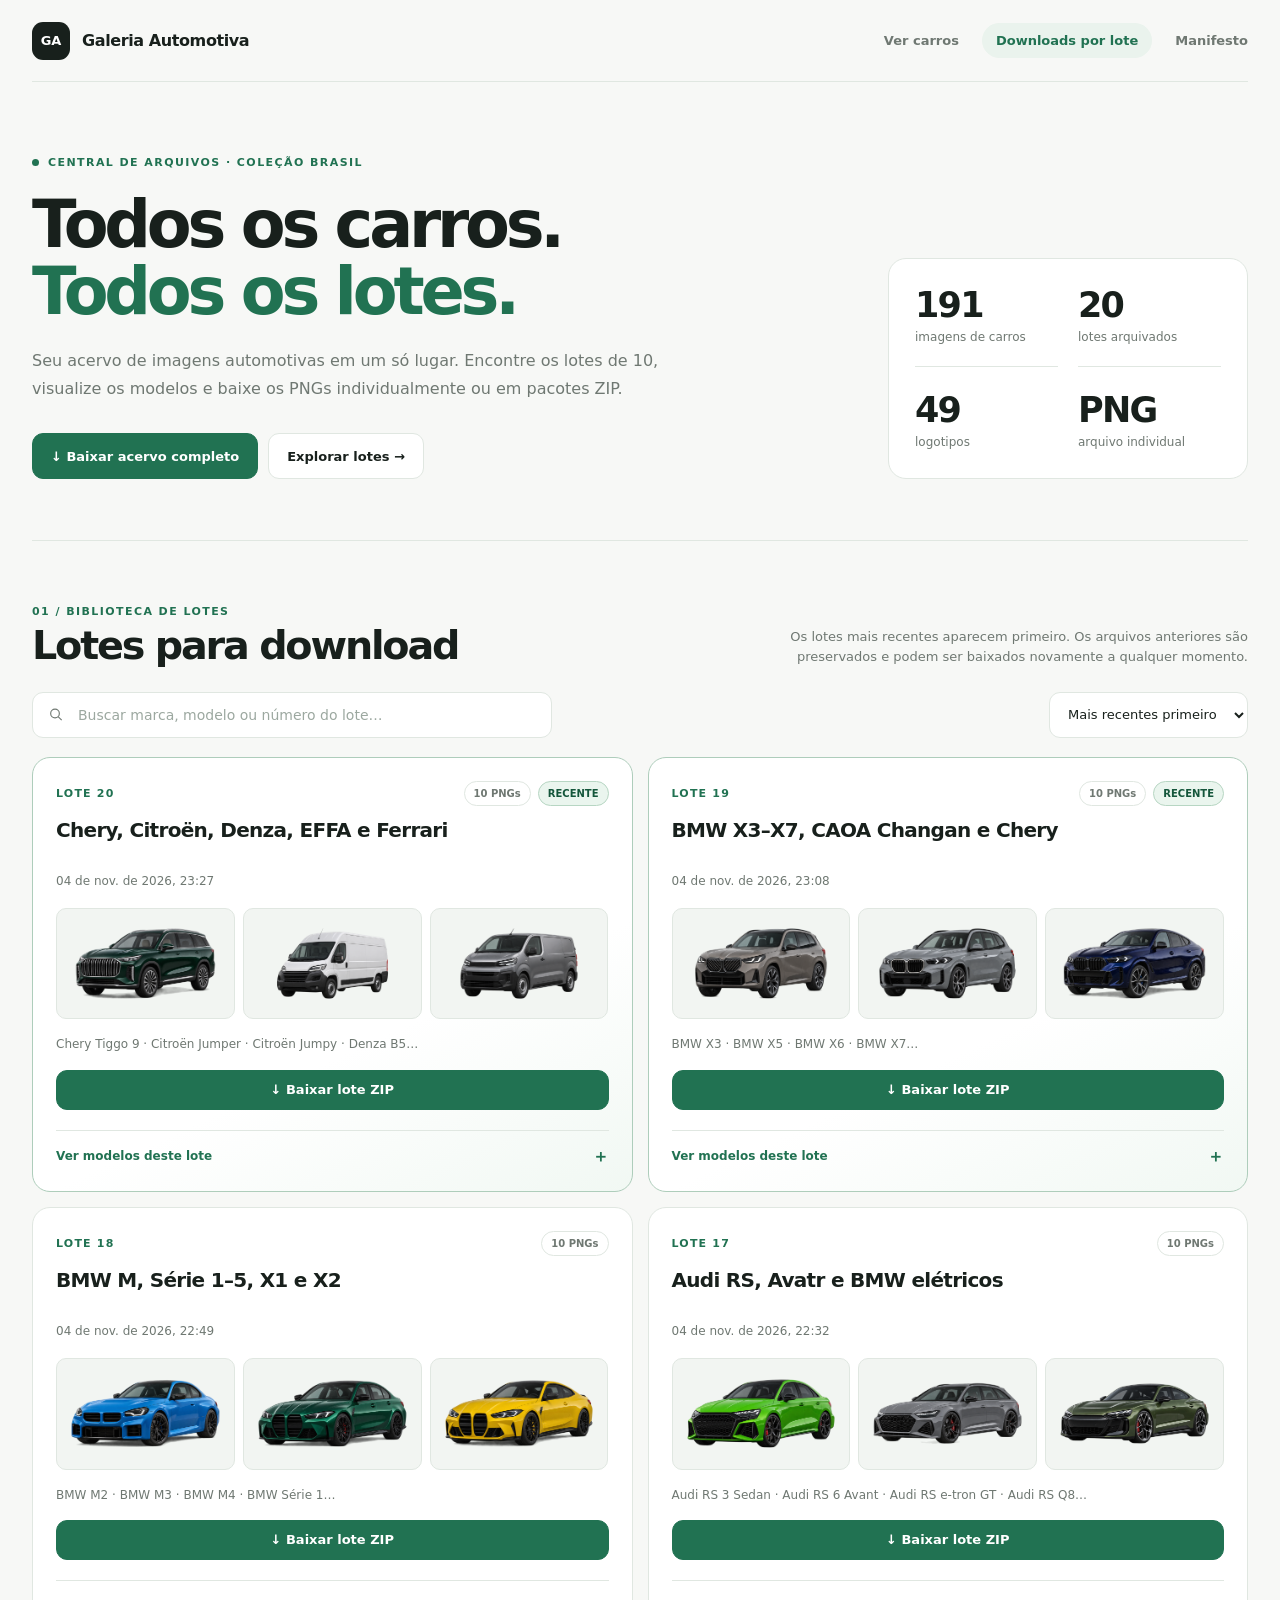
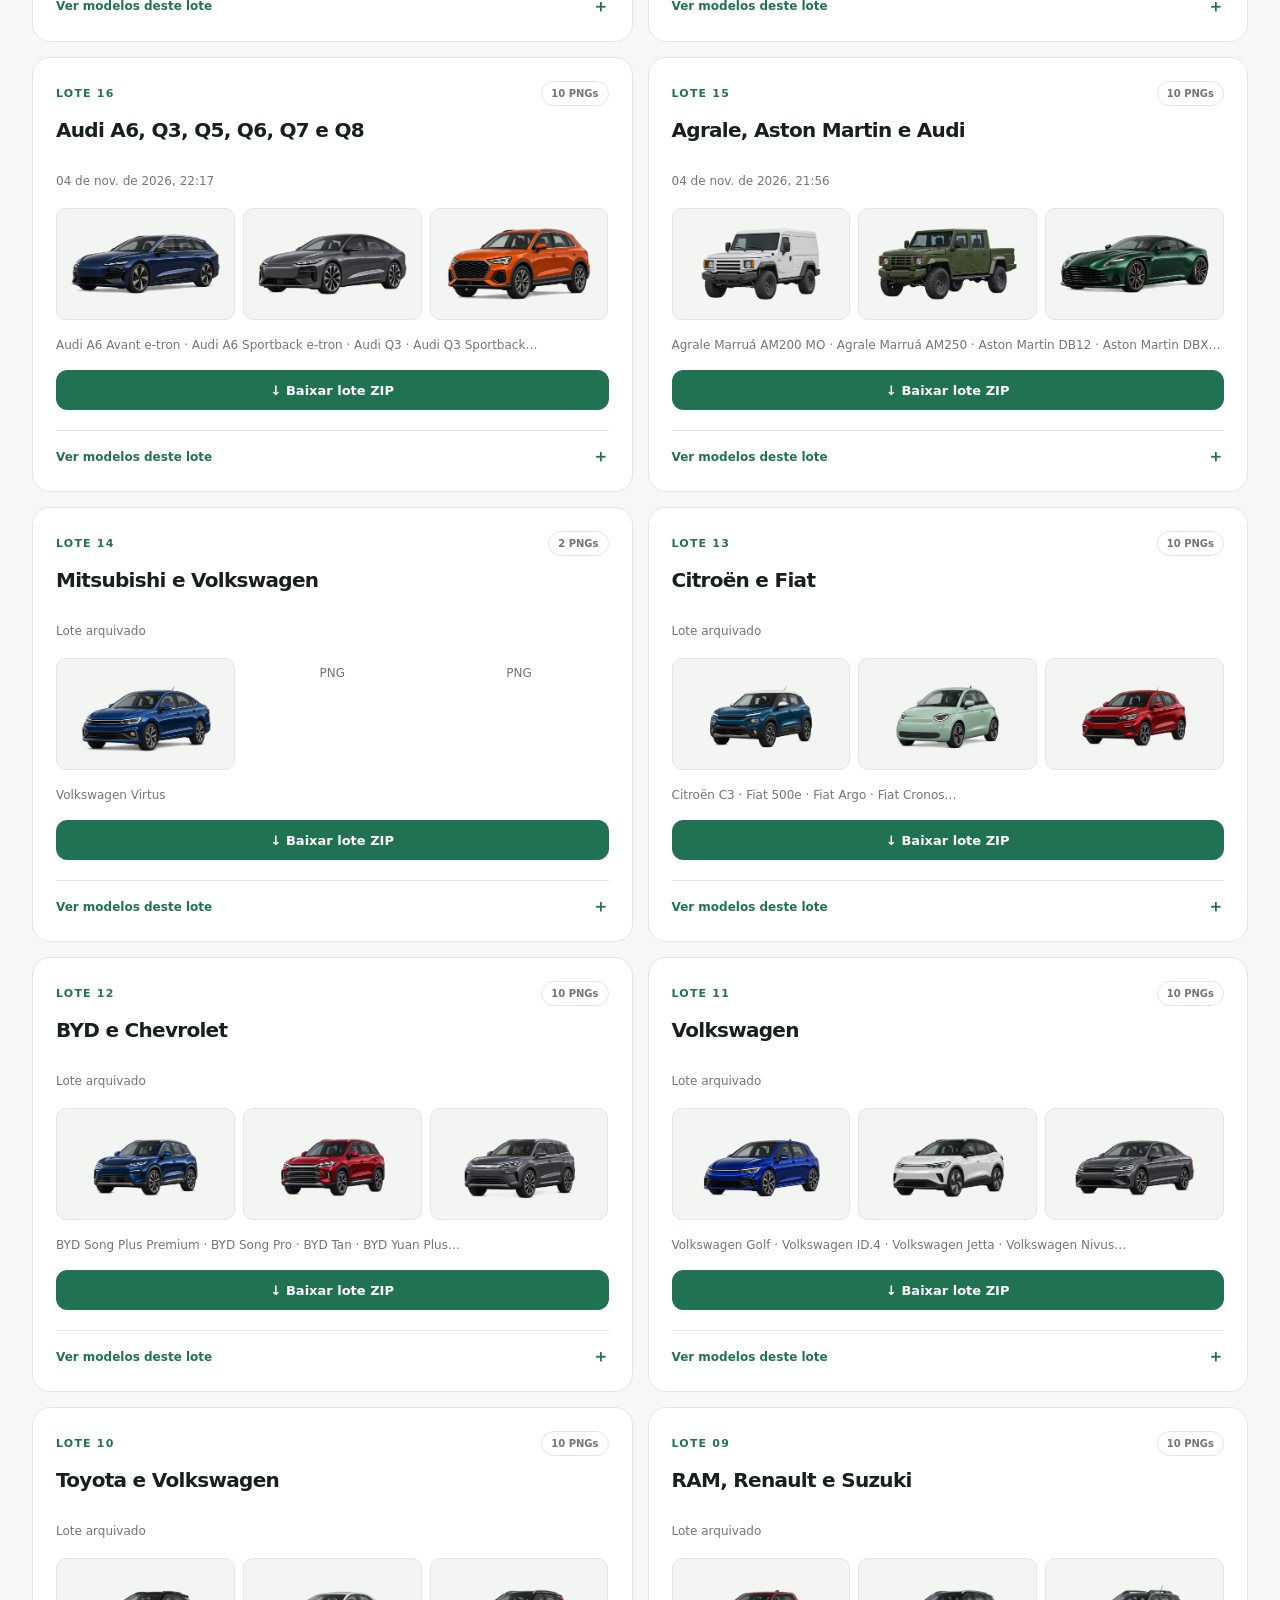
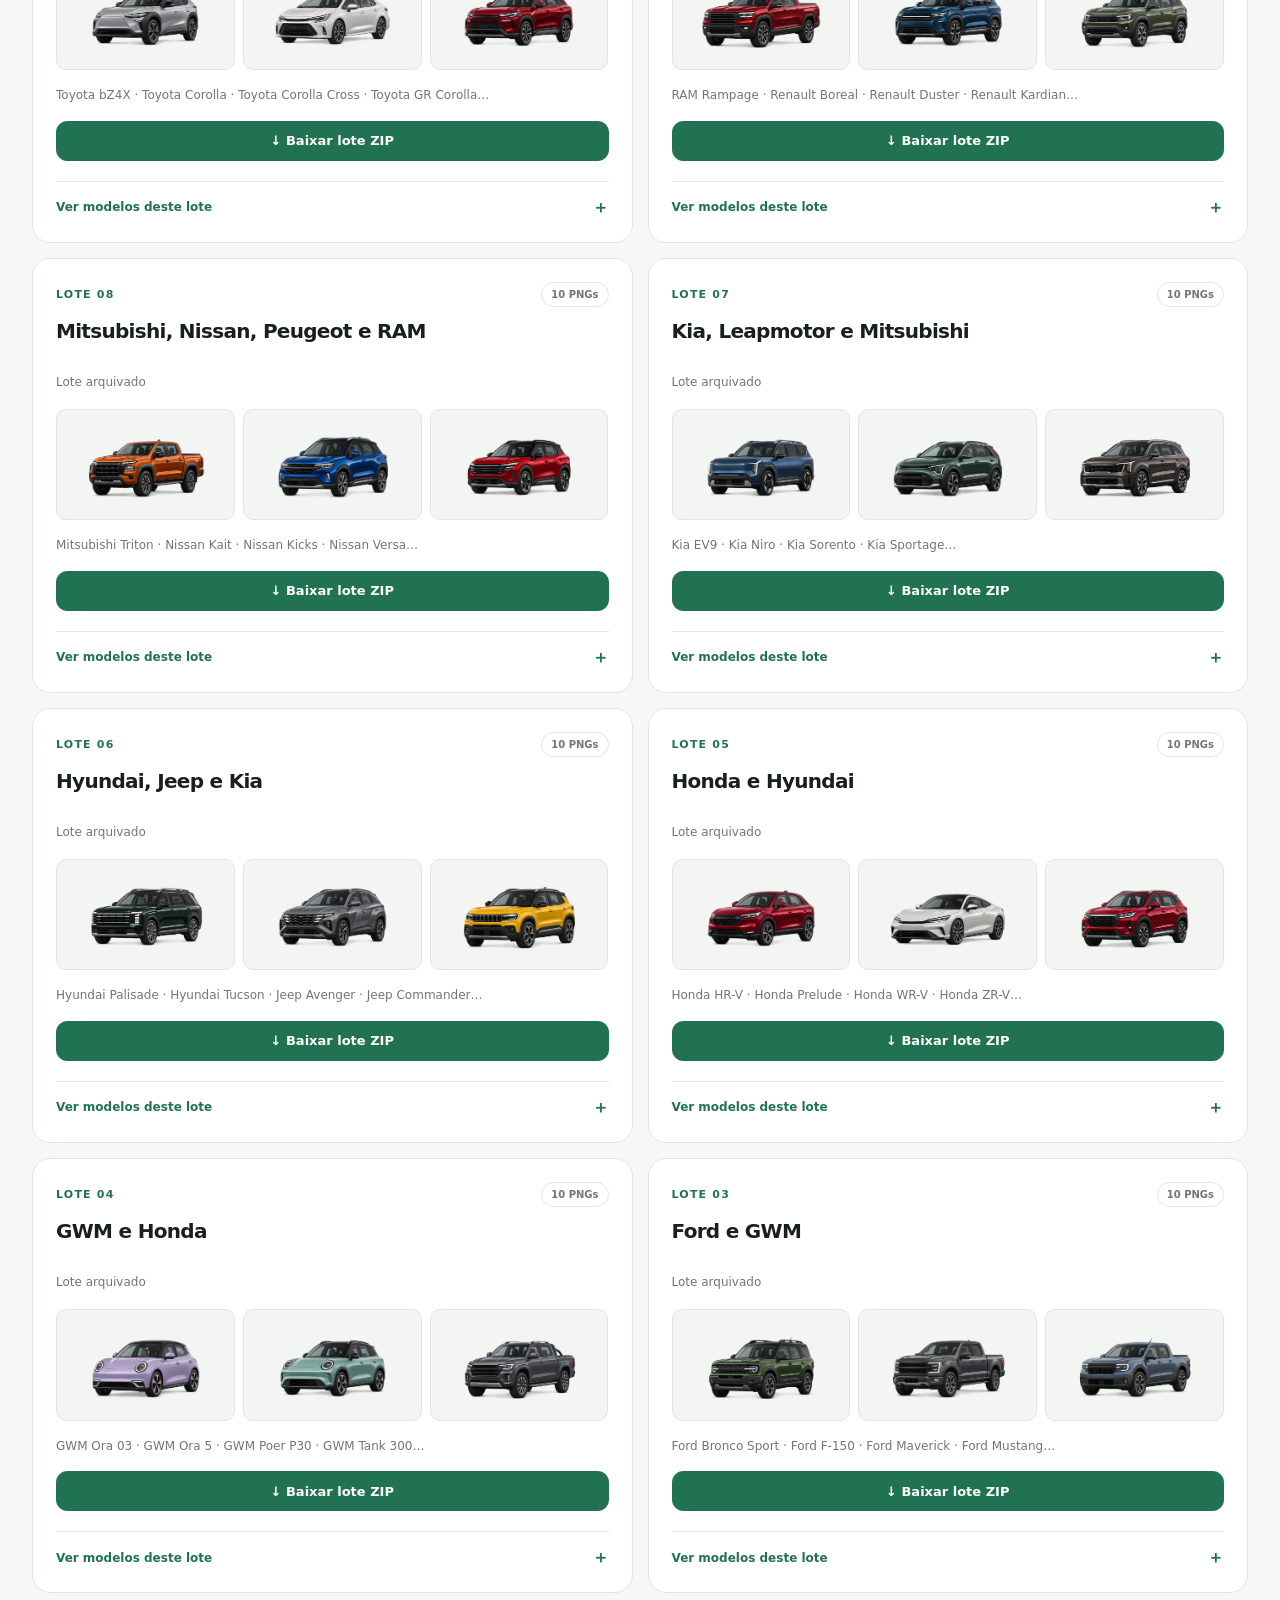
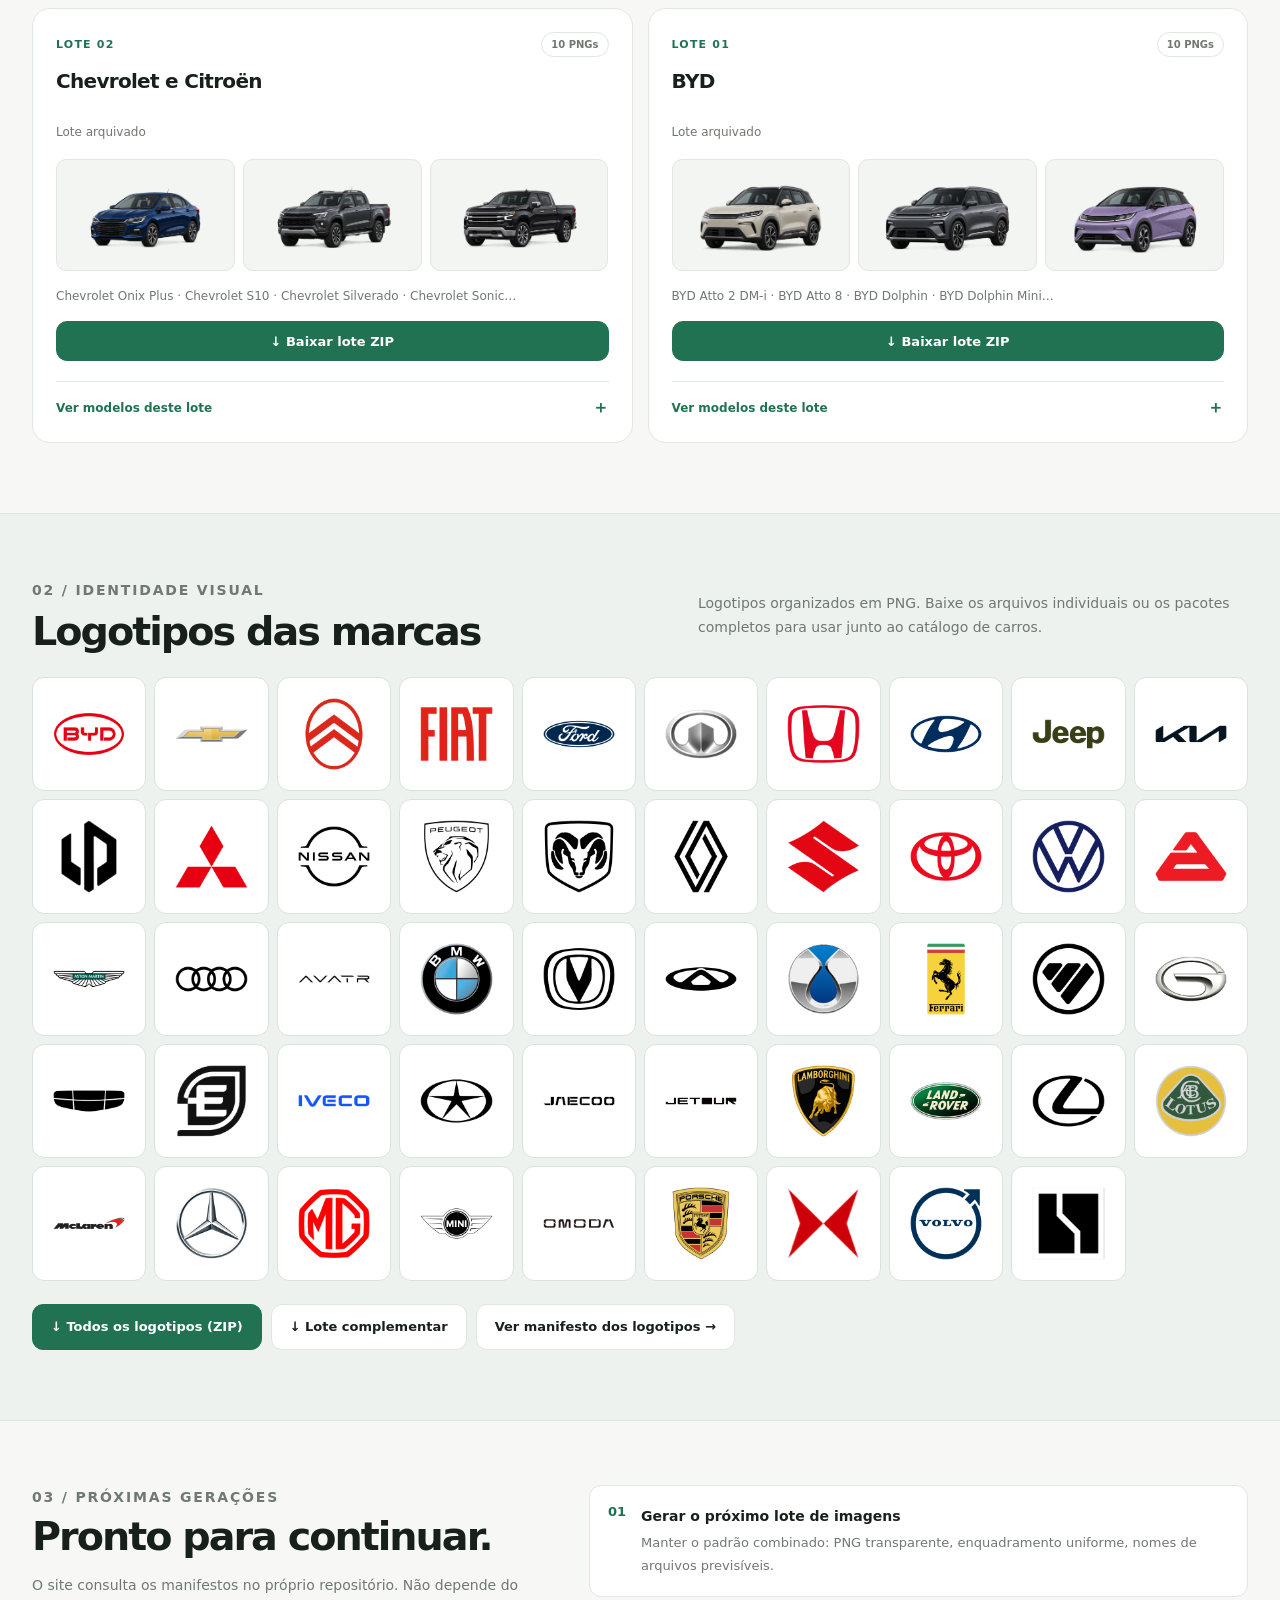
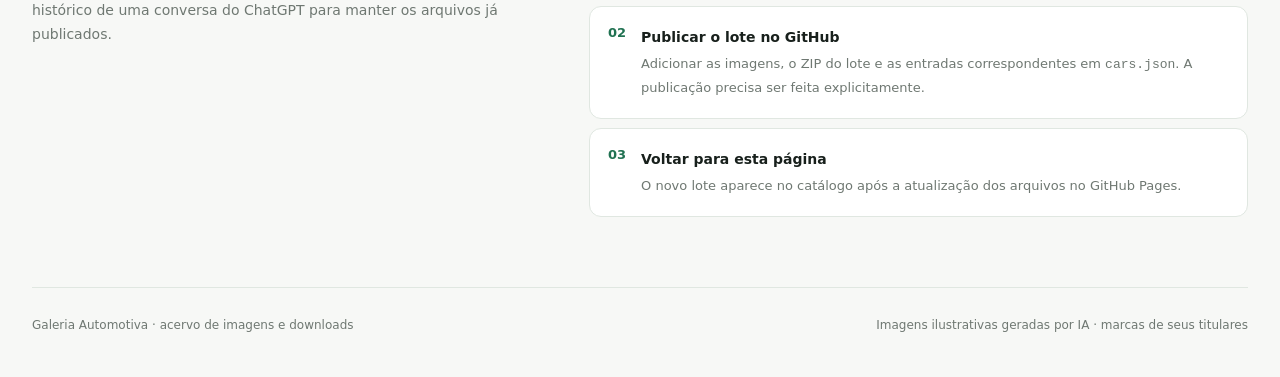
<file: downloads.html>
<!doctype html>
<html lang="pt-BR">
<head>
<meta charset="utf-8">
<meta name="viewport" content="width=device-width, initial-scale=1">
<meta name="theme-color" content="#f7f8f6">
<meta name="description" content="Central de downloads de imagens automotivas em PNG. Consulte os lotes, modelos e links diretos do acervo.">
<title>Downloads por lote · Galeria Automotiva</title>
<link rel="icon" href="favicon.svg" type="image/svg+xml">
<style>
:root{color-scheme:light;--bg:#f7f8f6;--panel:#fff;--ink:#18201c;--muted:#6f7872;--line:#e0e7e1;--green:#217252;--green-dark:#14563b;--soft:#eaf3ed;--radius:18px;font-family:Inter,ui-sans-serif,system-ui,-apple-system,BlinkMacSystemFont,"Segoe UI",sans-serif}
*{box-sizing:border-box}html{scroll-behavior:smooth}body{margin:0;background:var(--bg);color:var(--ink);-webkit-font-smoothing:antialiased}a{color:inherit;text-decoration:none}button,input,select{font:inherit}button{cursor:pointer}img{max-width:100%;display:block}[hidden]{display:none!important}
.wrapper{width:min(1300px,calc(100% - 64px));margin:auto}
.topbar{height:82px;border-bottom:1px solid var(--line);background:rgba(247,248,246,.94);display:flex;align-items:center;justify-content:space-between;gap:24px;position:sticky;top:0;z-index:20;backdrop-filter:blur(12px)}
.mark{display:inline-flex;align-items:center;gap:12px;font-weight:780;letter-spacing:-.025em}.markicon{width:38px;height:38px;display:grid;place-items:center;color:#fff;background:var(--ink);border-radius:11px;font-size:13px;letter-spacing:0}
.topnav{display:flex;align-items:center;gap:23px;color:var(--muted);font-size:13px;font-weight:650}.topnav a:hover,.topnav .active{color:var(--green)}.topnav .active{background:var(--soft);padding:10px 14px;border-radius:999px}
.hero{padding:74px 0 61px;display:grid;grid-template-columns:minmax(0,1fr) minmax(290px,360px);align-items:end;gap:70px;border-bottom:1px solid var(--line)}
.eyebrow{color:var(--green);font-size:11px;font-weight:800;text-transform:uppercase;letter-spacing:.13em;margin:0 0 22px;display:flex;align-items:center;gap:9px}.eyebrow:before{content:"";width:7px;height:7px;background:var(--green);border-radius:50%}
.hero h1{font-size:clamp(42px,5.1vw,72px);letter-spacing:-.064em;line-height:1.02;margin:0;font-weight:750}.hero h1 em{font-style:normal;color:var(--green)}
.lead{max-width:660px;line-height:1.72;color:var(--muted);font-size:16px;margin:23px 0 0}
.heroactions{display:flex;flex-wrap:wrap;gap:10px;margin-top:31px}
.btn{min-height:46px;display:inline-flex;align-items:center;justify-content:center;gap:10px;border-radius:11px;border:1px solid var(--line);background:var(--panel);color:var(--ink);padding:0 18px;font-size:13px;font-weight:750;transition:background .16s,border-color .16s}
.btn:hover{border-color:#a8b8ad;background:#f1f5f1}.btn-primary{color:#fff;background:var(--green);border-color:var(--green)}.btn-primary:hover{background:var(--green-dark);border-color:var(--green-dark)}.btn-small{min-height:40px;padding:0 14px}
.stat-panel{background:var(--panel);border:1px solid var(--line);border-radius:var(--radius);padding:23px 26px;display:grid;grid-template-columns:1fr 1fr;gap:20px}.stat{padding:6px 0}.stat strong{display:block;font-size:35px;line-height:1;font-weight:730;letter-spacing:-.05em;font-variant-numeric:tabular-nums}.stat span{display:block;font-size:12px;color:var(--muted);margin-top:7px}.stat:first-child,.stat:nth-child(2){border-bottom:1px solid var(--line);padding-bottom:22px}
.section{padding:64px 0 70px}.section-head{display:flex;align-items:flex-end;justify-content:space-between;gap:20px;margin-bottom:24px}.section-head h2{margin:5px 0 0;font-size:clamp(28px,3.1vw,40px);line-height:1.12;letter-spacing:-.055em}.kicker{margin:0;color:var(--green);font-size:11px;letter-spacing:.13em;font-weight:800;text-transform:uppercase}.section-note{max-width:480px;font-size:13px;line-height:1.55;color:var(--muted);margin:0;text-align:right}
.controls{display:flex;gap:12px;align-items:center;justify-content:space-between;margin-bottom:19px}.search{display:flex;align-items:center;gap:12px;background:var(--panel);border:1px solid var(--line);border-radius:11px;padding:0 15px;flex:1;max-width:520px;min-height:46px}.search svg{width:17px;height:17px;stroke:var(--muted);stroke-width:1.7;fill:none}.search input{width:100%;min-width:0;border:0;outline:0;background:transparent;color:var(--ink);font-size:14px}.search input::placeholder{color:#9ca8a0}.select{border:1px solid var(--line);background:#fff;border-radius:11px;padding:0 14px;min-height:46px;font-size:13px;color:var(--ink)}
.lots{display:grid;grid-template-columns:repeat(2,minmax(0,1fr));gap:15px}
.lot{background:var(--panel);border:1px solid var(--line);border-radius:var(--radius);padding:23px;min-width:0;display:flex;flex-direction:column}
.lot.featured{border-color:#aecdbb;background:linear-gradient(155deg,#fff 62%,#f1f8f3)}
.lot-top{display:flex;align-items:center;justify-content:space-between;gap:12px}.lot-number{font-size:11px;font-weight:800;letter-spacing:.11em;color:var(--green);text-transform:uppercase}.lot-meta{display:flex;gap:7px;align-items:center;flex-wrap:wrap}.chip{font-size:10px;padding:6px 9px;border:1px solid var(--line);border-radius:999px;color:var(--muted);font-weight:700}.chip.new{color:var(--green-dark);border-color:#b7d6c3;background:#eaf5ee}.lot h3{font-size:20px;letter-spacing:-.035em;line-height:1.25;margin:12px 0 6px;min-height:50px}.lot-date{margin:0;color:var(--muted);font-size:12px}
.preview{display:grid;grid-template-columns:repeat(3,minmax(0,1fr));gap:8px;margin:20px 0 17px}.preview>a{background:#f2f5f2;border:1px solid var(--line);border-radius:10px;aspect-ratio:16/10;display:grid;place-items:center;overflow:hidden}.preview img{width:100%;height:100%;object-fit:contain}.preview .placeholder{color:var(--muted);font-size:12px;text-align:center;padding:8px}
.lot-desc{margin:auto 0 16px;color:var(--muted);line-height:1.45;font-size:12px}.lot-actions{display:flex;gap:9px;flex-wrap:wrap}.lot-actions a{flex:1}.model-details{border-top:1px solid var(--line);margin-top:20px;padding-top:14px}.model-details summary{list-style:none;display:flex;justify-content:space-between;align-items:center;font-weight:720;font-size:12px;cursor:pointer;color:var(--green)}.model-details summary::-webkit-details-marker{display:none}.model-details summary:after{content:"＋";font-size:17px}.model-details[open] summary:after{content:"−"}.models{margin:12px 0 0;padding:0;list-style:none;display:grid;grid-template-columns:1fr;gap:0}.models li{display:flex;justify-content:space-between;gap:13px;border-bottom:1px solid #edf1ed;padding:9px 0;align-items:center;font-size:12px}.models li a{color:var(--green);font-weight:750;white-space:nowrap}.models li span{overflow-wrap:anywhere}
.empty{padding:50px;text-align:center;color:var(--muted);background:white;border:1px dashed var(--line);border-radius:var(--radius)}
.logos-section{background:#edf2ee;border-top:1px solid var(--line);border-bottom:1px solid var(--line)}.logos-head{display:flex;justify-content:space-between;align-items:end;gap:20px}.logos-head p{max-width:550px;color:var(--muted);line-height:1.7;font-size:14px}.logos-list{margin:23px 0;display:grid;grid-template-columns:repeat(10,minmax(0,1fr));gap:8px}.logo-tile{aspect-ratio:1;background:#fff;border:1px solid #d9e3db;border-radius:12px;padding:14px;display:grid;place-items:center}.logo-tile img{width:100%;height:100%;object-fit:contain}.logo-links{display:flex;flex-wrap:wrap;gap:9px;margin-top:20px}
.how{display:grid;grid-template-columns:1fr 1.3fr;gap:50px;align-items:start}.how p{color:var(--muted);font-size:14px;line-height:1.75}.steps{display:grid;gap:9px}.step{display:flex;gap:15px;background:#fff;border:1px solid var(--line);padding:18px;border-radius:12px}.step span{color:var(--green);font-weight:850;font-size:13px}.step p{margin:0;font-size:13px}.step strong{display:block;color:var(--ink);margin-bottom:4px;font-size:14px}
.footer{border-top:1px solid var(--line);padding:30px 0 46px;color:var(--muted);font-size:12px;display:flex;justify-content:space-between;gap:20px}
.loading{padding:40px;color:var(--muted);background:#fff;border:1px solid var(--line);border-radius:var(--radius)}
:focus-visible{outline:3px solid #63ab81;outline-offset:3px}
@media(max-width:900px){.wrapper{width:min(100% - 32px,1300px)}.hero{grid-template-columns:1fr;gap:28px;padding:55px 0 42px}.stat-panel{max-width:550px}.logos-list{grid-template-columns:repeat(7,minmax(0,1fr))}.how{grid-template-columns:1fr;gap:18px}}
@media(max-width:650px){.topbar{height:70px}.mark{font-size:13px}.topnav{gap:9px}.topnav a{font-size:11px}.topnav a:last-child{display:none}.topnav .active{padding:8px 10px}.hero h1{font-size:clamp(39px,10.8vw,58px)}.lead{font-size:14px}.stat strong{font-size:27px}.section{padding:48px 0}.section-head{display:block}.section-note{text-align:left;margin-top:12px}.lots{grid-template-columns:1fr}.controls{flex-direction:column;align-items:stretch}.search{max-width:none}.logos-list{grid-template-columns:repeat(5,minmax(0,1fr))}.logo-tile{padding:9px}.logos-head{display:block}.footer{flex-direction:column;gap:7px}.lot h3{min-height:0}}
</style>
</head>
<body>
<div class="wrapper">
<header class="topbar">
  <a href="index.html" class="mark"><span class="markicon">GA</span><span>Galeria Automotiva</span></a>
  <nav class="topnav" aria-label="Navegação principal">
    <a href="index.html">Ver carros</a>
    <a href="downloads.html" class="active" aria-current="page">Downloads por lote</a>
    <a href="cars.json">Manifesto</a>
  </nav>
</header>
<main>
<section class="hero">
  <div>
    <p class="eyebrow">Central de arquivos · Coleção Brasil</p>
    <h1>Todos os carros.<br><em>Todos os lotes.</em></h1>
    <p class="lead">Seu acervo de imagens automotivas em um só lugar. Encontre os lotes de 10, visualize os modelos e baixe os PNGs individualmente ou em pacotes ZIP.</p>
    <div class="heroactions">
      <a id="full-download" class="btn btn-primary" href="downloads/galeria-automotiva-todos-png-transparente.zip">↓ Baixar acervo completo</a>
      <a href="#lotes" class="btn">Explorar lotes →</a>
    </div>
  </div>
  <div class="stat-panel" aria-label="Números do acervo">
    <div class="stat"><strong id="total-cars">—</strong><span>imagens de carros</span></div>
    <div class="stat"><strong id="total-batches">—</strong><span>lotes arquivados</span></div>
    <div class="stat"><strong id="total-logos">—</strong><span>logotipos</span></div>
    <div class="stat"><strong>PNG</strong><span>arquivo individual</span></div>
  </div>
</section>
<section class="section" id="lotes" aria-labelledby="lots-heading">
  <div class="section-head">
    <div><p class="kicker">01 / Biblioteca de lotes</p><h2 id="lots-heading">Lotes para download</h2></div>
    <p class="section-note">Os lotes mais recentes aparecem primeiro. Os arquivos anteriores são preservados e podem ser baixados novamente a qualquer momento.</p>
  </div>
  <div class="controls">
    <label class="search" aria-label="Pesquisar lotes ou modelos">
      <svg viewBox="0 0 24 24" aria-hidden="true"><circle cx="10.5" cy="10.5" r="6.5"></circle><path d="m15.5 15.5 5 5"></path></svg>
      <input id="batch-search" type="search" placeholder="Buscar marca, modelo ou número do lote…" autocomplete="off">
    </label>
    <select class="select" id="sort-batches" aria-label="Ordenar lotes">
      <option value="newest">Mais recentes primeiro</option>
      <option value="oldest">Mais antigos primeiro</option>
    </select>
  </div>
  <div class="lots" id="lots-grid"><p class="loading">Carregando lotes e imagens…</p></div>
  <p id="no-results" class="empty" hidden>Nenhum lote encontrado. Tente outra marca ou modelo.</p>
</section>
</main>
</div>
<section class="logos-section" id="logos">
  <div class="wrapper section">
    <div class="logos-head">
      <div><p class="kicker">02 / Identidade visual</p><h2 style="margin:5px 0 0;font-size:clamp(28px,3.1vw,40px);letter-spacing:-.05em">Logotipos das marcas</h2></div>
      <p>Logotipos organizados em PNG. Baixe os arquivos individuais ou os pacotes completos para usar junto ao catálogo de carros.</p>
    </div>
    <div class="logos-list" id="logo-grid"></div>
    <div class="logo-links">
      <a class="btn btn-primary" href="downloads/logotipos-marcas-automotivas-png-transparente.zip">↓ Todos os logotipos (ZIP)</a>
      <a class="btn" href="downloads/logotipos-marcas-automotivas-lote-2-png-transparente.zip">↓ Lote complementar</a>
      <a class="btn" href="logos.json">Ver manifesto dos logotipos →</a>
    </div>
  </div>
</section>
<div class="wrapper">
<section class="section how" id="proximos">
  <div><p class="kicker">03 / Próximas gerações</p><h2 style="font-size:clamp(28px,3.1vw,40px);letter-spacing:-.05em;margin:4px 0 0">Pronto para continuar.</h2><p>O site consulta os manifestos no próprio repositório. Não depende do histórico de uma conversa do ChatGPT para manter os arquivos já publicados.</p></div>
  <div class="steps">
    <div class="step"><span>01</span><p><strong>Gerar o próximo lote de imagens</strong>Manter o padrão combinado: PNG transparente, enquadramento uniforme, nomes de arquivos previsíveis.</p></div>
    <div class="step"><span>02</span><p><strong>Publicar o lote no GitHub</strong>Adicionar as imagens, o ZIP do lote e as entradas correspondentes em <code>cars.json</code>. A publicação precisa ser feita explicitamente.</p></div>
    <div class="step"><span>03</span><p><strong>Voltar para esta página</strong>O novo lote aparece no catálogo após a atualização dos arquivos no GitHub Pages.</p></div>
  </div>
</section>
<footer class="footer"><span>Galeria Automotiva · acervo de imagens e downloads</span><span>Imagens ilustrativas geradas por IA · marcas de seus titulares</span></footer>
</div>
<script>
(function(){
  "use strict";
  var batchSearch=document.getElementById("batch-search");
  var sortBatches=document.getElementById("sort-batches");
  var grid=document.getElementById("lots-grid");
  var empty=document.getElementById("no-results");
  var batches=[];
  var dates={
    15:"2026-11-05T00:56:41Z",
    16:"2026-11-05T01:17:22Z",
    17:"2026-11-05T01:32:53Z",
    18:"2026-11-05T01:49:39Z",
    19:"2026-11-05T02:08:19Z",
    20:"2026-11-05T02:27:09Z"
  };
  function plain(value){return String(value==null?"":value).normalize("NFD").replace(/[\u0300-\u036f]/g,"").toLowerCase()}
  function el(tag,className,text){var node=document.createElement(tag);if(className)node.className=className;if(text!=null)node.textContent=text;return node}
  function addLink(parent,label,href,cls){var a=el("a",cls,label);a.href=href;parent.appendChild(a);return a}
  function formatDate(raw){if(!raw)return "Lote arquivado";return new Date(raw).toLocaleString("pt-BR",{day:"2-digit",month:"short",year:"numeric",hour:"2-digit",minute:"2-digit",timeZone:"America/Bahia"})}
  function groupBatches(data){
    var cursor=0;
    return (data.downloads||[]).map(function(batch,index){
      var number=index+1;
      var selected;
      if(number===14){
        selected=data.cars.filter(function(c){return c.filename==="volkswagen-virtus-2027.png"}); 
        cursor+=1;
      }else{
        selected=data.cars.slice(cursor,cursor+batch.count);
        cursor+=batch.count;
      }
      return {number:number,title:batch.collection,count:batch.count,url:batch.url,cars:selected,date:batch.createdAt||batch.date||dates[number]||null};
    });
  }
  function createLot(b){
    var article=el("article","lot"+(b.number>=batches.length-1?" featured":""));
    var top=el("div","lot-top");
    top.appendChild(el("span","lot-number","LOTE "+String(b.number).padStart(2,"0")));
    var meta=el("div","lot-meta");
    meta.appendChild(el("span","chip",b.count+" PNG"+(b.count===1?"":"s")));
    if(b.number>=batches.length-1)meta.appendChild(el("span","chip new","RECENTE"));
    top.appendChild(meta);article.appendChild(top);
    article.appendChild(el("h3","",b.title));
    article.appendChild(el("p","lot-date",formatDate(b.date)));
    var preview=el("div","preview");
    b.cars.slice(0,3).forEach(function(car){
      var a=el("a");a.href=car.image;a.title="Abrir PNG de "+car.name;a.target="_blank";a.rel="noopener";
      var img=document.createElement("img");img.src=car.image;img.alt=car.name;img.loading="lazy";img.width=car.width;img.height=car.height;a.appendChild(img);preview.appendChild(a);
    });
    while(preview.children.length<3){preview.appendChild(el("div","placeholder","PNG"))}
    article.appendChild(preview);
    article.appendChild(el("p","lot-desc",b.cars.length?b.cars.slice(0,4).map(function(c){return c.name}).join(" · ")+(b.cars.length>4?"…":""):"Imagens do lote em arquivo ZIP."));
    var actions=el("div","lot-actions");
    addLink(actions,"↓ Baixar lote ZIP",b.url,"btn btn-primary btn-small");
    article.appendChild(actions);
    var details=el("details","model-details");
    var summary=el("summary","","Ver modelos deste lote");details.appendChild(summary);
    var list=el("ul","models");
    b.cars.forEach(function(car){
      var li=el("li");li.appendChild(el("span","",car.name+" · "+car.year));
      var link=addLink(li,"Baixar PNG",car.image);link.setAttribute("download",car.filename);
      list.appendChild(li);
    });
    if(b.number===14){list.appendChild(el("li","","Este é um lote complementar de 2 arquivos. Um dos modelos já consta em lote anterior."))}
    details.appendChild(list);article.appendChild(details);
    return article;
  }
  function render(){
    var q=plain(batchSearch.value.trim());
    var visible=batches.filter(function(b){return plain("lote "+b.number+" "+b.title+" "+b.cars.map(function(c){return c.name}).join(" ")).includes(q)});
    if(sortBatches.value==="newest")visible.reverse();
    grid.replaceChildren();
    visible.forEach(function(b){grid.appendChild(createLot(b))});
    empty.hidden=visible.length!==0;
  }
  batchSearch.addEventListener("input",render);
  sortBatches.addEventListener("change",render);
  Promise.all([
    fetch("cars.json",{cache:"no-cache"}).then(function(r){if(!r.ok)throw new Error("Erro ao carregar cars.json");return r.json()}),
    fetch("logos.json",{cache:"no-cache"}).then(function(r){if(!r.ok)throw new Error("Erro ao carregar logos.json");return r.json()}).catch(function(){return {logos:[]}})
  ]).then(function(data){
    var catalog=data[0],logos=data[1];
    batches=groupBatches(catalog);
    document.getElementById("total-cars").textContent=catalog.cars.length;
    document.getElementById("total-batches").textContent=batches.length;
    document.getElementById("total-logos").textContent=(logos.logos||[]).length||"—";
    if(catalog.download&&catalog.download.url)document.getElementById("full-download").href=catalog.download.url;
    render();
    var logoGrid=document.getElementById("logo-grid");
    (logos.logos||[]).forEach(function(logo){
      var link=el("a","logo-tile");link.title="Baixar logotipo "+logo.name;link.href=logo.image;link.setAttribute("download",logo.filename);
      var img=document.createElement("img");img.src=logo.image;img.alt=logo.name;img.loading="lazy";img.width=logo.width;img.height=logo.height;link.appendChild(img);logoGrid.appendChild(link);
    });
  }).catch(function(error){
    grid.replaceChildren(el("p","loading","Não foi possível carregar o catálogo. Abra a versão publicada do site e tente novamente. ("+error.message+")"));
  });
})();
</script>
</body>
</html>
</file>
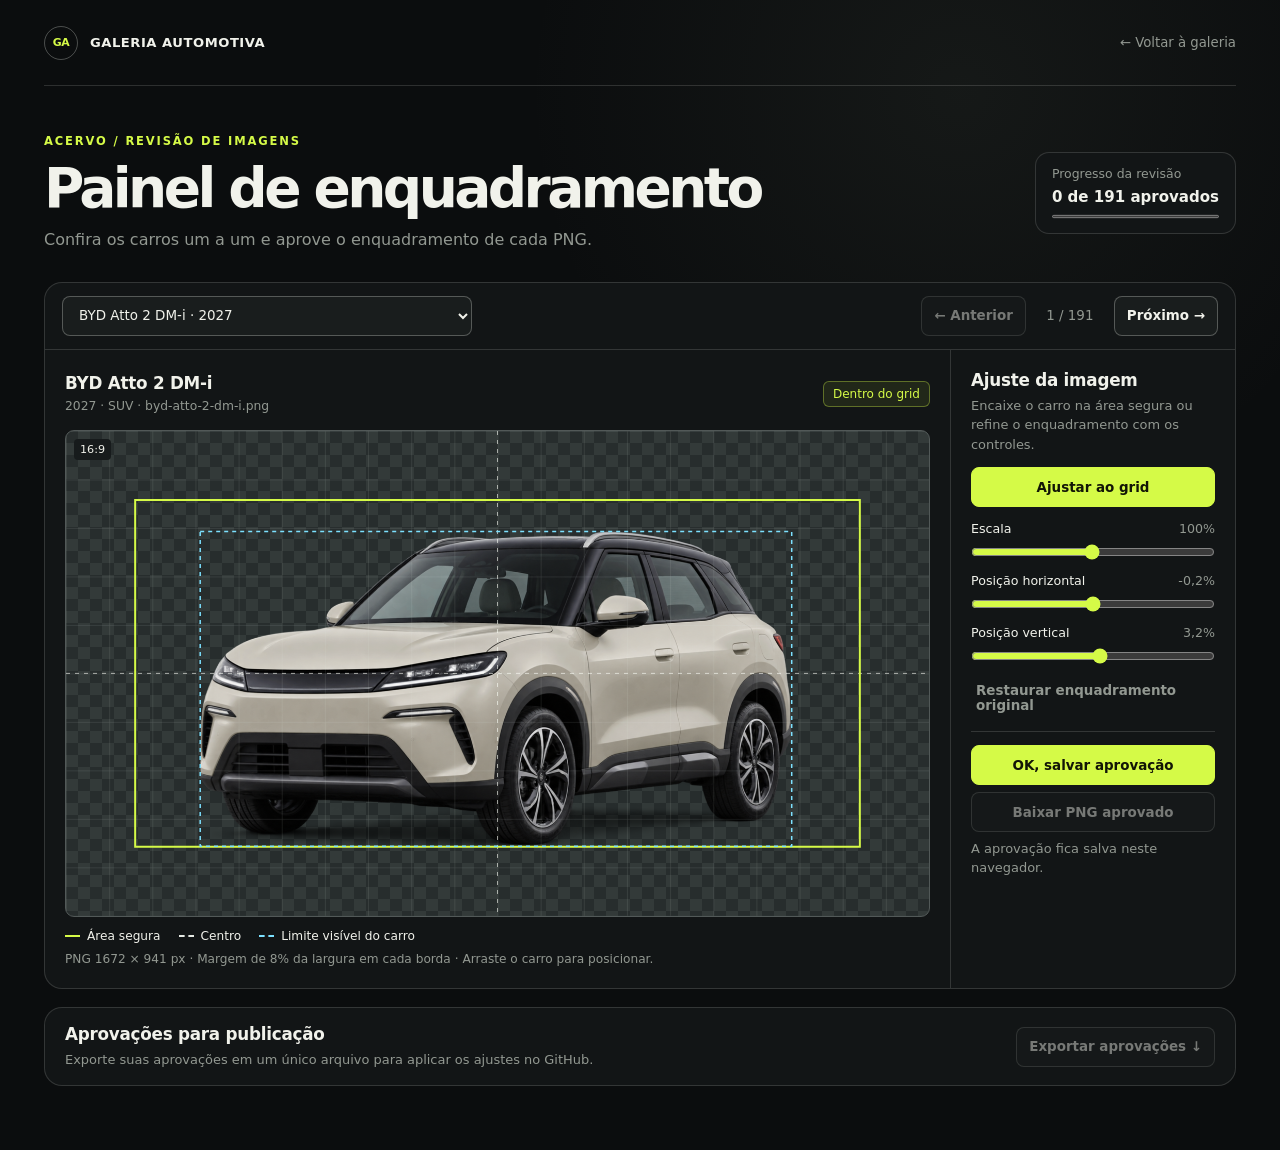
<file: enquadramento.html>
<!doctype html>
<html lang="pt-BR">
  <head>
    <meta charset="UTF-8" />
    <meta name="viewport" content="width=device-width, initial-scale=1.0" />
    <meta name="theme-color" content="#0b0d0e" />
    <title>Painel de enquadramento · Galeria Automotiva</title>
    <link rel="icon" href="favicon.svg" type="image/svg+xml" />
    <link rel="stylesheet" href="styles.css" />
    <link rel="stylesheet" href="enquadramento.css" />
    <script src="enquadramento.js" type="module"></script>
  </head>
  <body>
    <div class="site-shell framing-shell">
      <header class="topbar">
        <a class="brand" href="index.html">
          <span class="brand-mark" aria-hidden="true">GA</span>
          <span>Galeria Automotiva</span>
        </a>
        <a class="framing-back" href="index.html">← Voltar à galeria</a>
      </header>

      <main class="framing-main">
        <div class="framing-intro">
          <div>
            <p class="eyebrow">Acervo / Revisão de imagens</p>
            <h1>Painel de enquadramento</h1>
            <p>Confira os carros um a um e aprove o enquadramento de cada PNG.</p>
          </div>
          <div class="framing-progress">
            <label for="review-progress">Progresso da revisão</label>
            <strong id="progress-label">Carregando acervo…</strong>
            <progress id="review-progress" value="0" max="1"></progress>
          </div>
        </div>

        <section class="framing-workbench" aria-label="Editor de enquadramento">
          <nav class="framing-nav" aria-label="Navegação por veículo">
            <label for="car-select" class="sr-only">Escolher um veículo</label>
            <select id="car-select" disabled><option>Carregando veículos…</option></select>
            <div class="framing-arrows">
              <button type="button" id="previous" disabled>← Anterior</button>
              <span id="car-position" aria-live="polite">—</span>
              <button type="button" id="next" disabled>Próximo →</button>
            </div>
          </nav>

          <div class="framing-editor">
            <section class="framing-preview" aria-labelledby="car-title">
              <div class="framing-preview-title">
                <div>
                  <h2 id="car-title">Veículo</h2>
                  <p id="car-meta"></p>
                </div>
                <span id="fit-status" class="framing-badge" aria-live="polite" hidden></span>
              </div>
              <div class="framing-stage" id="stage" aria-busy="true">
                <canvas id="preview" width="1672" height="941" role="img" aria-label="Prévia do enquadramento"></canvas>
                <svg id="guides" class="framing-guides" viewBox="0 0 1672 941" preserveAspectRatio="none" aria-hidden="true">
                  <defs>
                    <pattern id="minor-grid" width="83.6" height="94.1" patternUnits="userSpaceOnUse">
                      <path d="M 83.6 0 H 0 V 94.1" class="framing-grid-line" />
                    </pattern>
                  </defs>
                  <rect width="1672" height="941" fill="url(#minor-grid)" />
                  <path d="M 836 0 V 941 M 0 470.5 H 1672" class="framing-axis" />
                  <rect id="safe-guide" class="framing-safe" x="134" y="134" width="1404" height="673" />
                  <rect id="car-guide" class="framing-outline" visibility="hidden" />
                </svg>
                <span class="framing-stage-label" aria-hidden="true">16:9</span>
                <p id="preview-message" class="framing-preview-message" role="status">Carregando acervo…</p>
              </div>
              <div class="framing-legend">
                <span><i class="guide-key guide-key-safe" aria-hidden="true"></i> Área segura</span>
                <span><i class="guide-key guide-key-center" aria-hidden="true"></i> Centro</span>
                <span><i class="guide-key guide-key-car" aria-hidden="true"></i> Limite visível do carro</span>
              </div>
              <p class="framing-spec">PNG 1672 × 941 px · Margem de 8% da largura em cada borda · Arraste o carro para posicionar.</p>
            </section>

            <aside class="framing-controls">
              <h2>Ajuste da imagem</h2>
              <p>Encaixe o carro na área segura ou refine o enquadramento com os controles.</p>
              <fieldset id="edit-controls" disabled>
                <legend class="sr-only">Escala e posição</legend>
                <button id="auto-fit" class="framing-button-accent" type="button">Ajustar ao grid</button>
                <label for="scale">Escala <output id="scale-value" for="scale">100%</output></label>
                <input id="scale" type="range" min="1" max="200" value="100" step="0.1" />
                <label for="position-x">Posição horizontal <output id="position-x-value" for="position-x">0%</output></label>
                <input id="position-x" type="range" min="-50" max="50" value="0" step="0.1" />
                <label for="position-y">Posição vertical <output id="position-y-value" for="position-y">0%</output></label>
                <input id="position-y" type="range" min="-50" max="50" value="0" step="0.1" />
                <button id="reset" class="framing-reset" type="button">Restaurar enquadramento original</button>
              </fieldset>
              <div class="framing-approval">
                <button id="approve" class="framing-button-accent" type="button" disabled>OK, salvar aprovação</button>
                <button id="download-png" type="button" disabled>Baixar PNG aprovado</button>
                <p id="save-status" aria-live="polite">A aprovação fica salva neste navegador.</p>
              </div>
            </aside>
          </div>
        </section>

        <section class="framing-export" aria-labelledby="export-title">
          <div>
            <h2 id="export-title">Aprovações para publicação</h2>
            <p>Exporte suas aprovações em um único arquivo para aplicar os ajustes no GitHub.</p>
          </div>
          <button id="export" type="button" disabled>Exportar aprovações ↓</button>
        </section>
      </main>
    </div>
  </body>
</html>
</file>
<file: styles.css>
:root {
  color-scheme: dark;
  --bg: #0b0d0e;
  --surface: #121516;
  --line: rgba(241, 242, 235, 0.15);
  --line-strong: rgba(241, 242, 235, 0.28);
  --text: #f1f2eb;
  --muted: #929891;
  --accent: #d5fa47;
  --accent-ink: #121506;
  --radius: 22px;
  --font-display: "Arial Narrow", "Aptos Display", "Helvetica Neue", sans-serif;
  --font-body: Inter, ui-sans-serif, system-ui, -apple-system, BlinkMacSystemFont, "Segoe UI", sans-serif;
}

* { box-sizing: border-box; }
html { scroll-behavior: smooth; }

body {
  margin: 0;
  background: radial-gradient(circle at 75% 8%, rgba(115, 126, 107, 0.1), transparent 27rem), var(--bg);
  color: var(--text);
  font-family: var(--font-body);
  -webkit-font-smoothing: antialiased;
}

button, input { font: inherit; }
button, a { -webkit-tap-highlight-color: transparent; }
a { color: inherit; text-decoration: none; }
img { display: block; max-width: 100%; }

.site-shell {
  width: min(100%, 1600px);
  margin: 0 auto;
  padding: 0 44px;
}

.topbar {
  height: 86px;
  display: flex;
  align-items: center;
  justify-content: space-between;
  border-bottom: 1px solid var(--line);
}

.brand {
  display: inline-flex;
  align-items: center;
  gap: 12px;
  font-size: 0.82rem;
  font-weight: 700;
  letter-spacing: 0.04em;
  text-transform: uppercase;
}

.brand-mark {
  width: 34px;
  aspect-ratio: 1;
  display: grid;
  place-items: center;
  border: 1px solid var(--line-strong);
  border-radius: 50%;
  color: var(--accent);
  font-size: 0.68rem;
  letter-spacing: -0.05em;
}

.topbar-meta {
  display: inline-flex;
  align-items: center;
  gap: 9px;
  color: var(--muted);
  font-size: 0.75rem;
  letter-spacing: 0.09em;
  text-transform: uppercase;
}

.status-dot {
  width: 7px;
  height: 7px;
  border-radius: 50%;
  background: var(--accent);
  box-shadow: 0 0 16px rgba(213, 250, 71, 0.8);
}

.hero {
  min-height: 570px;
  padding: 108px 0 72px;
  display: grid;
  grid-template-columns: minmax(0, 1.5fr) minmax(360px, 0.75fr);
  align-items: end;
  gap: 72px;
  border-bottom: 1px solid var(--line);
}

.eyebrow, .section-index {
  margin: 0 0 27px;
  color: var(--accent);
  font-size: 0.72rem;
  font-weight: 700;
  letter-spacing: 0.16em;
  text-transform: uppercase;
}

.hero h1 {
  max-width: 960px;
  margin: 0;
  font-family: var(--font-display);
  font-size: clamp(4rem, 7.3vw, 8rem);
  font-weight: 500;
  line-height: 0.88;
  letter-spacing: -0.065em;
  text-transform: uppercase;
}

.hero h1 em {
  color: var(--muted);
  font-family: Georgia, "Times New Roman", serif;
  font-size: 0.77em;
  font-weight: 400;
  letter-spacing: -0.055em;
  text-transform: none;
}

.hero-description {
  max-width: 610px;
  margin: 36px 0 0;
  color: var(--muted);
  font-size: 1.05rem;
  line-height: 1.65;
}

.hero-stats {
  margin: 0;
  display: grid;
  grid-template-columns: repeat(3, 1fr);
  align-self: end;
  border-top: 1px solid var(--line-strong);
}

.hero-stats div { padding: 24px 18px 5px 0; }
.hero-stats div + div { padding-left: 18px; border-left: 1px solid var(--line); }
.hero-stats dt { font-family: var(--font-display); font-size: 2rem; letter-spacing: -0.04em; }
.hero-stats dd {
  margin: 6px 0 0;
  color: var(--muted);
  font-size: 0.7rem;
  letter-spacing: 0.1em;
  text-transform: uppercase;
}

.collection { padding: 108px 0 128px; }

.section-heading {
  display: flex;
  align-items: end;
  justify-content: space-between;
  gap: 24px;
  margin-bottom: 42px;
}

.section-heading h2, .machine-access h2 {
  margin: 0;
  font-family: var(--font-display);
  font-size: clamp(2.6rem, 4.8vw, 5rem);
  font-weight: 500;
  line-height: 0.95;
  letter-spacing: -0.055em;
  text-transform: uppercase;
}

.section-index { margin-bottom: 18px; }
.results-count {
  margin: 0 0 5px;
  color: var(--muted);
  font-size: 0.78rem;
  letter-spacing: 0.06em;
  text-transform: uppercase;
}
.results-count span { color: var(--text); }

.toolbar {
  display: flex;
  align-items: center;
  justify-content: space-between;
  gap: 26px;
  padding: 18px 0;
  margin-bottom: 28px;
  border-top: 1px solid var(--line);
  border-bottom: 1px solid var(--line);
}

.search-field {
  width: min(320px, 100%);
  display: flex;
  align-items: center;
  gap: 10px;
}
.search-field svg { width: 19px; fill: none; stroke: var(--muted); stroke-width: 1.5; }
.search-field input { width: 100%; padding: 8px 0; border: 0; outline: 0; background: transparent; color: var(--text); }
.search-field input::placeholder { color: #6f746f; }

.filters { display: flex; flex-wrap: wrap; justify-content: flex-end; gap: 8px; }
.filter {
  padding: 10px 16px;
  border: 1px solid var(--line);
  border-radius: 999px;
  background: transparent;
  color: var(--muted);
  cursor: pointer;
  font-size: 0.75rem;
  transition: 180ms ease;
}
.filter:hover, .filter.is-active { border-color: var(--text); background: var(--text); color: #111; }

.car-grid { display: grid; grid-template-columns: repeat(2, minmax(0, 1fr)); gap: 22px; }
.car-card {
  min-width: 0;
  overflow: hidden;
  border: 1px solid var(--line);
  border-radius: var(--radius);
  background: var(--surface);
  transition: border-color 180ms ease, transform 180ms ease;
}
.car-card:hover { border-color: var(--line-strong); transform: translateY(-3px); }

.card-visual {
  position: relative;
  width: 100%;
  aspect-ratio: 16 / 10;
  padding: 5%;
  border: 0;
  overflow: hidden;
  cursor: zoom-in;
}

.checkerboard {
  background-color: #d9dcd7;
  background-image:
    linear-gradient(45deg, #cfd2cd 25%, transparent 25%),
    linear-gradient(-45deg, #cfd2cd 25%, transparent 25%),
    linear-gradient(45deg, transparent 75%, #cfd2cd 75%),
    linear-gradient(-45deg, transparent 75%, #cfd2cd 75%);
  background-position: 0 0, 0 10px, 10px -10px, -10px 0;
  background-size: 20px 20px;
}

.card-visual::after {
  content: "";
  position: absolute;
  inset: 0;
  background: linear-gradient(180deg, rgba(255, 255, 255, 0.2), transparent 30%, rgba(0, 0, 0, 0.08));
  pointer-events: none;
}

.card-visual img {
  position: relative;
  z-index: 1;
  width: 100%;
  height: 100%;
  object-fit: contain;
  filter: drop-shadow(0 20px 16px rgba(22, 28, 24, 0.18));
  transition: transform 350ms cubic-bezier(0.2, 0.75, 0.25, 1);
}
.car-card:hover .card-visual img { transform: scale(1.025); }

.zoom-label {
  position: absolute;
  z-index: 2;
  top: 18px;
  right: 18px;
  padding: 8px 11px;
  border-radius: 999px;
  background: rgba(15, 18, 17, 0.72);
  color: #fff;
  font-size: 0.67rem;
  letter-spacing: 0.07em;
  text-transform: uppercase;
  opacity: 0;
  transform: translateY(-5px);
  transition: 180ms ease;
}
.car-card:hover .zoom-label { opacity: 1; transform: translateY(0); }

.card-content {
  display: flex;
  align-items: flex-end;
  justify-content: space-between;
  gap: 16px;
  padding: 23px 24px 25px;
}
.card-kicker { margin: 0 0 7px; color: var(--muted); font-size: 0.68rem; letter-spacing: 0.11em; text-transform: uppercase; }
.card-title {
  margin: 0;
  font-family: var(--font-display);
  font-size: clamp(1.55rem, 2.5vw, 2.25rem);
  font-weight: 500;
  letter-spacing: -0.045em;
  text-transform: uppercase;
}

.download-small {
  flex: none;
  width: 42px;
  height: 42px;
  display: grid;
  place-items: center;
  border: 1px solid var(--line-strong);
  border-radius: 50%;
  color: var(--text);
  font-size: 1.1rem;
  transition: 180ms ease;
}
.download-small:hover { border-color: var(--accent); background: var(--accent); color: var(--accent-ink); }

.empty-state {
  min-height: 260px;
  place-items: center;
  align-content: center;
  gap: 18px;
  border: 1px dashed var(--line-strong);
  border-radius: var(--radius);
  color: var(--muted);
}
.empty-state:not([hidden]) { display: grid; }
.empty-state button { border: 0; background: transparent; color: var(--accent); cursor: pointer; text-decoration: underline; text-underline-offset: 4px; }

.machine-access {
  display: grid;
  grid-template-columns: 1fr 0.65fr;
  gap: 80px;
  padding: 110px 0;
  border-top: 1px solid var(--line);
}
.access-copy { align-self: end; }
.access-copy p { margin: 0 0 35px; color: var(--muted); line-height: 1.7; }
.manifest-link {
  display: flex;
  align-items: center;
  justify-content: space-between;
  padding: 20px 0;
  border-top: 1px solid var(--line-strong);
  border-bottom: 1px solid var(--line-strong);
  font-size: 0.88rem;
  font-weight: 700;
  letter-spacing: 0.08em;
  text-transform: uppercase;
  transition: color 180ms ease;
}
.manifest-link:hover { color: var(--accent); }
.manifest-link + .manifest-link { border-top: 0; }
.download-all { color: var(--accent); }

footer {
  min-height: 110px;
  display: flex;
  align-items: center;
  justify-content: space-between;
  gap: 24px;
  border-top: 1px solid var(--line);
  color: var(--muted);
  font-size: 0.7rem;
  letter-spacing: 0.08em;
  text-transform: uppercase;
}

.viewer {
  width: min(1120px, calc(100vw - 42px));
  max-height: calc(100vh - 42px);
  padding: 0;
  overflow: hidden auto;
  border: 1px solid var(--line-strong);
  border-radius: 26px;
  background: var(--surface);
  color: var(--text);
  box-shadow: 0 30px 100px rgba(0, 0, 0, 0.65);
}
.viewer::backdrop { background: rgba(3, 4, 4, 0.82); backdrop-filter: blur(12px); }
.viewer-close {
  position: absolute;
  z-index: 4;
  top: 17px;
  right: 17px;
  width: 42px;
  height: 42px;
  border: 0;
  border-radius: 50%;
  background: rgba(8, 10, 10, 0.78);
  color: #fff;
  cursor: pointer;
  font-size: 1.55rem;
  line-height: 1;
}
.viewer-stage { width: 100%; aspect-ratio: 16 / 9; padding: 3%; }
.viewer-stage img { width: 100%; height: 100%; object-fit: contain; }
.viewer-details { display: flex; align-items: end; justify-content: space-between; gap: 30px; padding: 30px 34px 34px; }
.viewer-meta, .viewer-file { margin: 0; color: var(--muted); font-size: 0.7rem; letter-spacing: 0.09em; text-transform: uppercase; }
.viewer-details h2 {
  margin: 7px 0 10px;
  font-family: var(--font-display);
  font-size: clamp(2.2rem, 5vw, 4.5rem);
  font-weight: 500;
  line-height: 0.95;
  letter-spacing: -0.055em;
  text-transform: uppercase;
}
.viewer-actions { display: flex; gap: 9px; }
.button {
  display: inline-flex;
  align-items: center;
  justify-content: center;
  min-height: 48px;
  padding: 0 20px;
  border: 1px solid var(--line-strong);
  border-radius: 999px;
  cursor: pointer;
  font-size: 0.75rem;
  font-weight: 700;
  letter-spacing: 0.06em;
  text-transform: uppercase;
}
.button-secondary { background: transparent; color: var(--text); }
.button-primary { border-color: var(--accent); background: var(--accent); color: var(--accent-ink); }

.sr-only {
  position: absolute;
  width: 1px;
  height: 1px;
  padding: 0;
  margin: -1px;
  overflow: hidden;
  clip: rect(0, 0, 0, 0);
  white-space: nowrap;
  border: 0;
}

@media (max-width: 980px) {
  .site-shell { padding: 0 24px; }
  .hero { min-height: 0; grid-template-columns: 1fr; padding-top: 86px; gap: 64px; }
  .hero-stats { max-width: 570px; }
  .machine-access { grid-template-columns: 1fr; gap: 60px; }
}

@media (max-width: 760px) {
  .site-shell { padding: 0 16px; }
  .topbar { height: 72px; }
  .topbar-meta { font-size: 0; }
  .hero { padding: 70px 0 55px; }
  .hero h1 { font-size: clamp(3.25rem, 15vw, 5.5rem); }
  .hero-description { font-size: 0.95rem; }
  .hero-stats { grid-template-columns: 1fr; }
  .hero-stats div { display: flex; align-items: baseline; justify-content: space-between; padding: 16px 0; border-bottom: 1px solid var(--line); }
  .hero-stats div + div { padding-left: 0; border-left: 0; }
  .collection { padding: 76px 0 90px; }
  .section-heading { align-items: start; flex-direction: column; }
  .toolbar { align-items: stretch; flex-direction: column; }
  .search-field { width: 100%; }
  .filters { justify-content: flex-start; flex-wrap: nowrap; overflow-x: auto; padding-bottom: 3px; }
  .filter { flex: none; }
  .car-grid { grid-template-columns: 1fr; }
  .zoom-label { display: none; }
  .machine-access { padding: 80px 0; }
  footer { align-items: flex-start; flex-direction: column; justify-content: center; }
  .viewer-details { align-items: stretch; flex-direction: column; padding: 24px; }
  .viewer-actions { flex-direction: column; }
  .button { width: 100%; }
}

@media (prefers-reduced-motion: reduce) {
  *, *::before, *::after { scroll-behavior: auto !important; transition-duration: 0.01ms !important; }
}

/* Acervo e ferramentas */
.topbar-actions { display: inline-flex; align-items: center; gap: 22px; }
.topbar-downloads {
  display: inline-flex; align-items: center; min-height: 39px; padding: 0 17px;
  border: 1px solid var(--line-strong); border-radius: 999px; color: var(--accent);
  font-size: .76rem; font-weight: 750; letter-spacing: .02em; white-space: nowrap;
}
.topbar-downloads:hover { background: var(--accent); color: var(--accent-ink); }
@media (max-width: 760px) {
  .topbar-actions { gap: 8px; }
  .topbar-downloads { padding: 0 12px; min-height: 35px; font-size: .7rem; }
}
@media (max-width: 540px) {
  .topbar-actions { flex-direction: column; align-items: flex-end; gap: 4px; }
  .topbar-actions .topbar-meta { display: none; }
  .topbar-downloads { min-height: 30px; }
}
</file>
<file: enquadramento.css>
[hidden] { display: none !important; }

.framing-shell { max-width: 1430px; }
.framing-back { color: var(--muted); font-size: .83rem; }
.framing-back:hover { color: var(--accent); }
.framing-main { padding: 48px 0 64px; }
.framing-intro, .framing-nav, .framing-preview-title, .framing-export {
  display: flex;
  align-items: center;
  justify-content: space-between;
  gap: 20px;
}
.framing-intro { margin-bottom: 30px; }
.framing-intro .eyebrow { margin-bottom: 12px; }
.framing-intro h1 {
  margin: 0;
  font-size: clamp(2rem, 4.3vw, 3.8rem);
  font-weight: 600;
  letter-spacing: -.065em;
  line-height: 1.05;
}
.framing-main p:not(.eyebrow) { color: var(--muted); line-height: 1.5; }
.framing-intro p:last-child { margin: 10px 0 0; }
.framing-progress {
  min-width: 195px;
  display: grid;
  gap: 7px;
  padding: 13px 16px;
  border: 1px solid var(--line);
  border-radius: 14px;
  background: var(--surface);
}
.framing-progress label { color: var(--muted); font-size: .78rem; }
.framing-progress strong { font-size: .94rem; }
.framing-progress progress { width: 100%; height: 7px; accent-color: var(--accent); }

.framing-workbench, .framing-export {
  border: 1px solid var(--line);
  border-radius: 18px;
  background: var(--surface);
}
.framing-nav { padding: 13px 17px; border-bottom: 1px solid var(--line); }
.framing-nav select, .framing-main button {
  min-height: 40px;
  padding: 8px 12px;
  border: 1px solid var(--line-strong);
  border-radius: 8px;
  background: #191d1d;
  color: var(--text);
  font: inherit;
  font-size: .84rem;
}
.framing-nav select { min-width: 0; flex: 1; max-width: 410px; }
.framing-main button { font-weight: 650; cursor: pointer; }
.framing-main button:hover:not(:disabled) { border-color: var(--accent); }
.framing-main :is(button, select):disabled { cursor: default; opacity: .45; }
.framing-main :focus-visible, .framing-back:focus-visible { outline: 2px solid var(--accent); outline-offset: 3px; }
.framing-arrows { display: flex; align-items: center; gap: 11px; }
.framing-arrows span { min-width: 66px; text-align: center; font-size: .84rem; color: var(--muted); white-space: nowrap; }

.framing-editor { display: grid; grid-template-columns: minmax(0, 1fr) minmax(242px, 285px); }
.framing-preview, .framing-controls { min-width: 0; padding: 20px; }
.framing-controls { border-left: 1px solid var(--line); }
.framing-main h2 { margin: 0; font-size: 1.05rem; letter-spacing: -.015em; }
.framing-preview-title { min-height: 48px; margin-bottom: 12px; }
.framing-preview-title p { margin: 4px 0 0; font-size: .77rem; overflow-wrap: anywhere; }
.framing-badge {
  flex: none;
  padding: 5px 9px;
  border: 1px solid rgba(213, 250, 71, .35);
  border-radius: 6px;
  background: rgba(213, 250, 71, .08);
  color: var(--accent);
  font-size: .75rem;
}
.framing-badge[data-outside="true"] { color: #ffd19b; border-color: #946c41; background: #35281b; }
.framing-stage {
  position: relative;
  aspect-ratio: 1672 / 941;
  overflow: hidden;
  isolation: isolate;
  border: 1px solid #525958;
  border-radius: 9px;
  background: conic-gradient(#333a39 25%, #272d2d 0 50%, #333a39 0 75%, #272d2d 0) 0 0 / 24px 24px;
}
.framing-stage canvas, .framing-guides { position: absolute; inset: 0; width: 100%; height: 100%; }
.framing-stage canvas[data-ready="true"] { cursor: grab; touch-action: none; }
.framing-stage canvas.is-dragging { cursor: grabbing; }
.framing-guides { pointer-events: none; }
.framing-guides :is(path, rect) { vector-effect: non-scaling-stroke; }
.framing-grid-line { fill: none; stroke: #dfe7e3; stroke-opacity: .18; }
.framing-axis { fill: none; stroke: #fbfdf5; stroke-opacity: .6; stroke-dasharray: 4 5; }
.framing-safe { fill: none; stroke: var(--accent); stroke-width: 2; }
.framing-outline { fill: none; stroke: #7ce1ff; stroke-width: 1.5; stroke-dasharray: 4 4; }
.framing-outline[data-outside="true"] { stroke: #ffb678; }
.framing-stage-label, .framing-preview-message { position: absolute; background: #171b1c; pointer-events: none; }
.framing-stage-label { top: 8px; left: 8px; padding: 4px 6px; border-radius: 4px; font-size: .7rem; }
.framing-main .framing-preview-message {
  inset: auto 10% 50%;
  margin: 0;
  transform: translateY(50%);
  padding: 9px;
  border-radius: 6px;
  text-align: center;
  color: var(--text);
  font-size: .85rem;
}
.framing-legend { display: flex; flex-wrap: wrap; gap: 7px 18px; margin: 12px 0 0; font-size: .76rem; }
.framing-legend span { display: inline-flex; align-items: center; gap: 7px; }
.guide-key { width: 15px; border-top: 2px solid var(--accent); }
.guide-key-center { border-top: 2px dashed #e6eae4; }
.guide-key-car { border-top: 2px dashed #7ce1ff; }
.framing-spec { font-size: .76rem; margin: 7px 0 0; }

.framing-controls p, .framing-export p { margin: 6px 0 13px; font-size: .81rem; }
.framing-controls fieldset { min-width: 0; display: grid; gap: 8px; margin: 0; padding: 0; border: 0; }
.framing-controls label { display: flex; justify-content: space-between; gap: 8px; font-size: .79rem; }
.framing-controls output { color: var(--muted); font-variant-numeric: tabular-nums; }
.framing-controls input[type="range"] { width: 100%; margin: 0 0 5px; accent-color: var(--accent); }
.framing-main .framing-button-accent { background: var(--accent); color: var(--accent-ink); border-color: var(--accent); }
.framing-main .framing-button-accent:hover:not(:disabled) { background: #e7ff85; }
#auto-fit { margin-bottom: 6px; }
.framing-main .framing-reset { min-height: 35px; padding: 5px 4px; border-color: transparent; background: none; color: var(--muted); text-align: left; }
.framing-approval { display: grid; gap: 7px; margin-top: 12px; padding-top: 13px; border-top: 1px solid var(--line); }
.framing-approval p { margin: 0; }
.framing-export { margin-top: 18px; padding: 16px 20px; }
.framing-export p { margin-bottom: 0; }
.framing-export button { flex-shrink: 0; }

@media (max-width: 800px) {
  .framing-editor { grid-template-columns: 1fr; }
  .framing-controls { border: 0; border-top: 1px solid var(--line); }
}
@media (max-width: 565px) {
  .framing-shell { padding-inline: 14px; }
  .framing-main { padding-top: 30px; }
  .framing-intro, .framing-nav, .framing-export { align-items: stretch; flex-direction: column; gap: 12px; }
  .framing-nav select { width: 100%; max-width: none; flex: auto; }
  .framing-arrows { justify-content: space-between; gap: 5px; }
  .framing-preview, .framing-controls { padding: 14px; }
  .framing-preview-title { gap: 8px; }
  .framing-badge { padding: 4px 5px; font-size: .68rem; }
  .framing-back { font-size: .73rem; text-align: right; }
}
</file>
